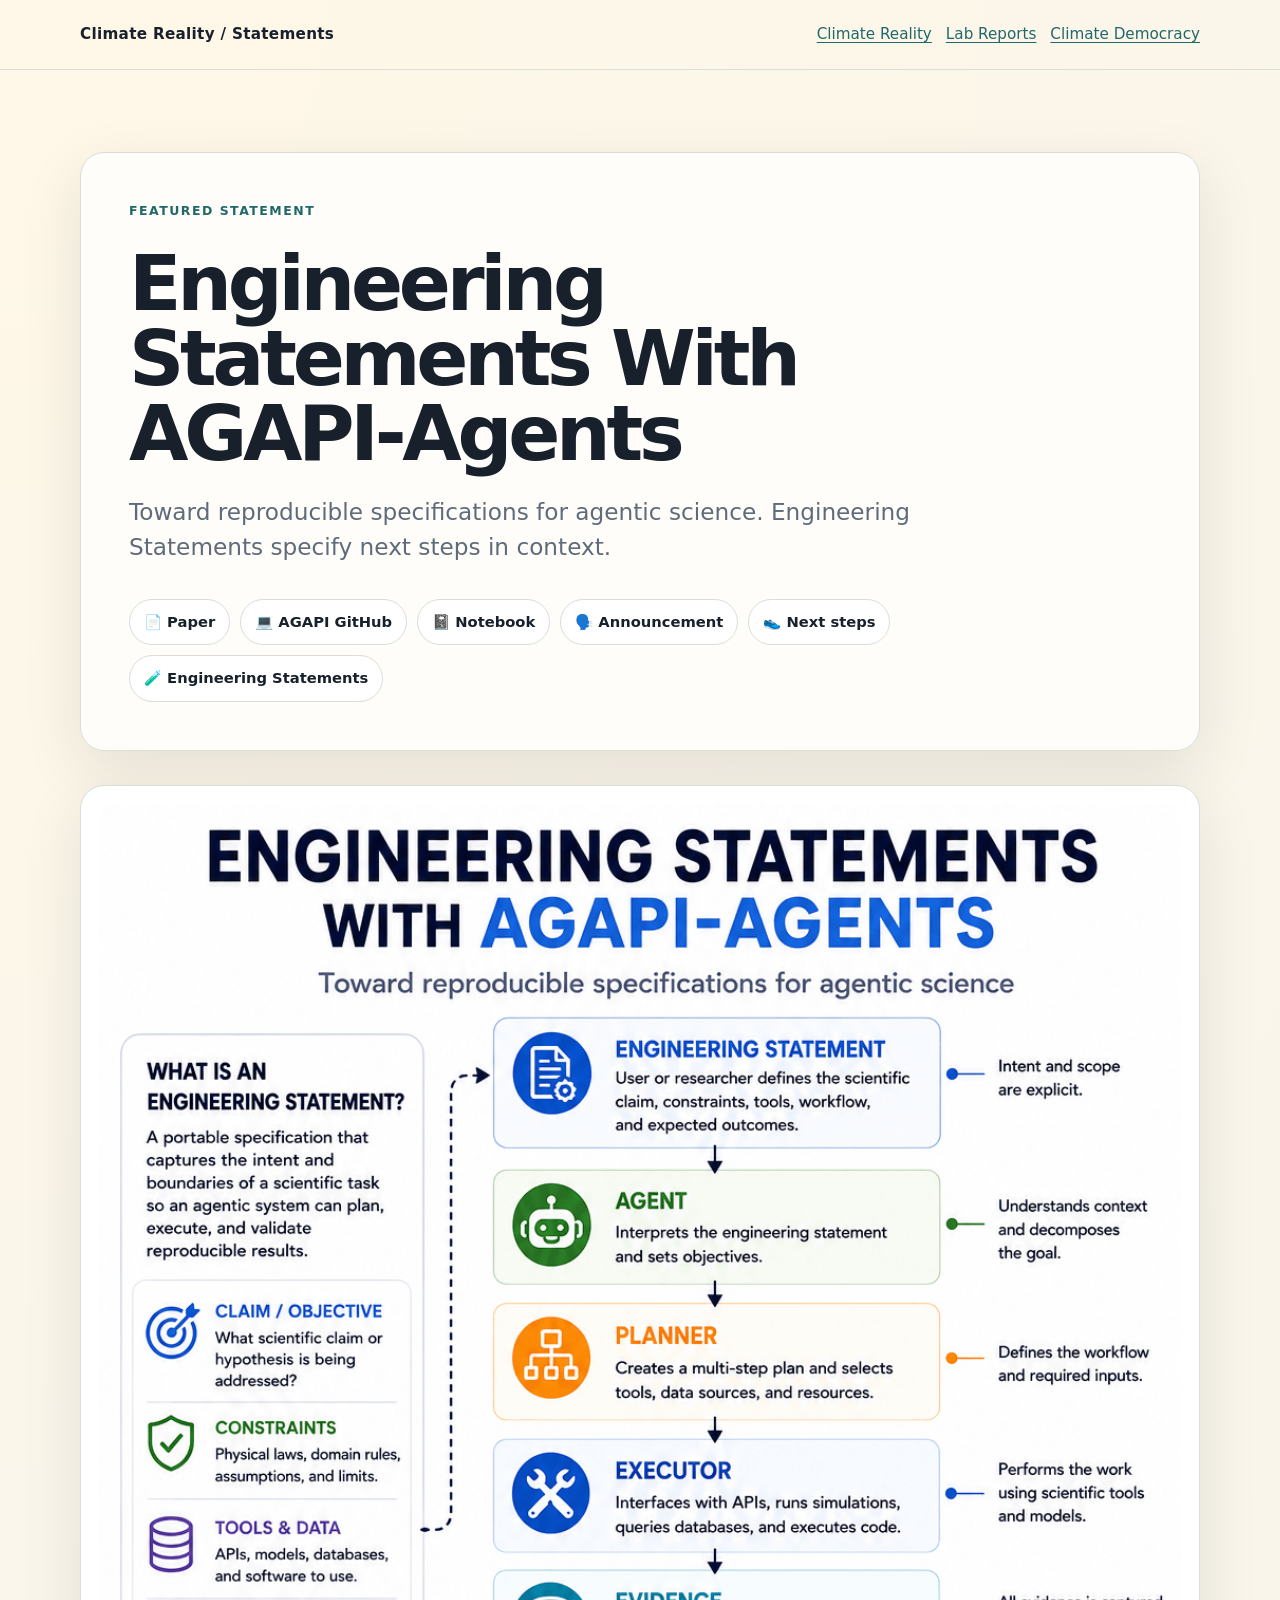
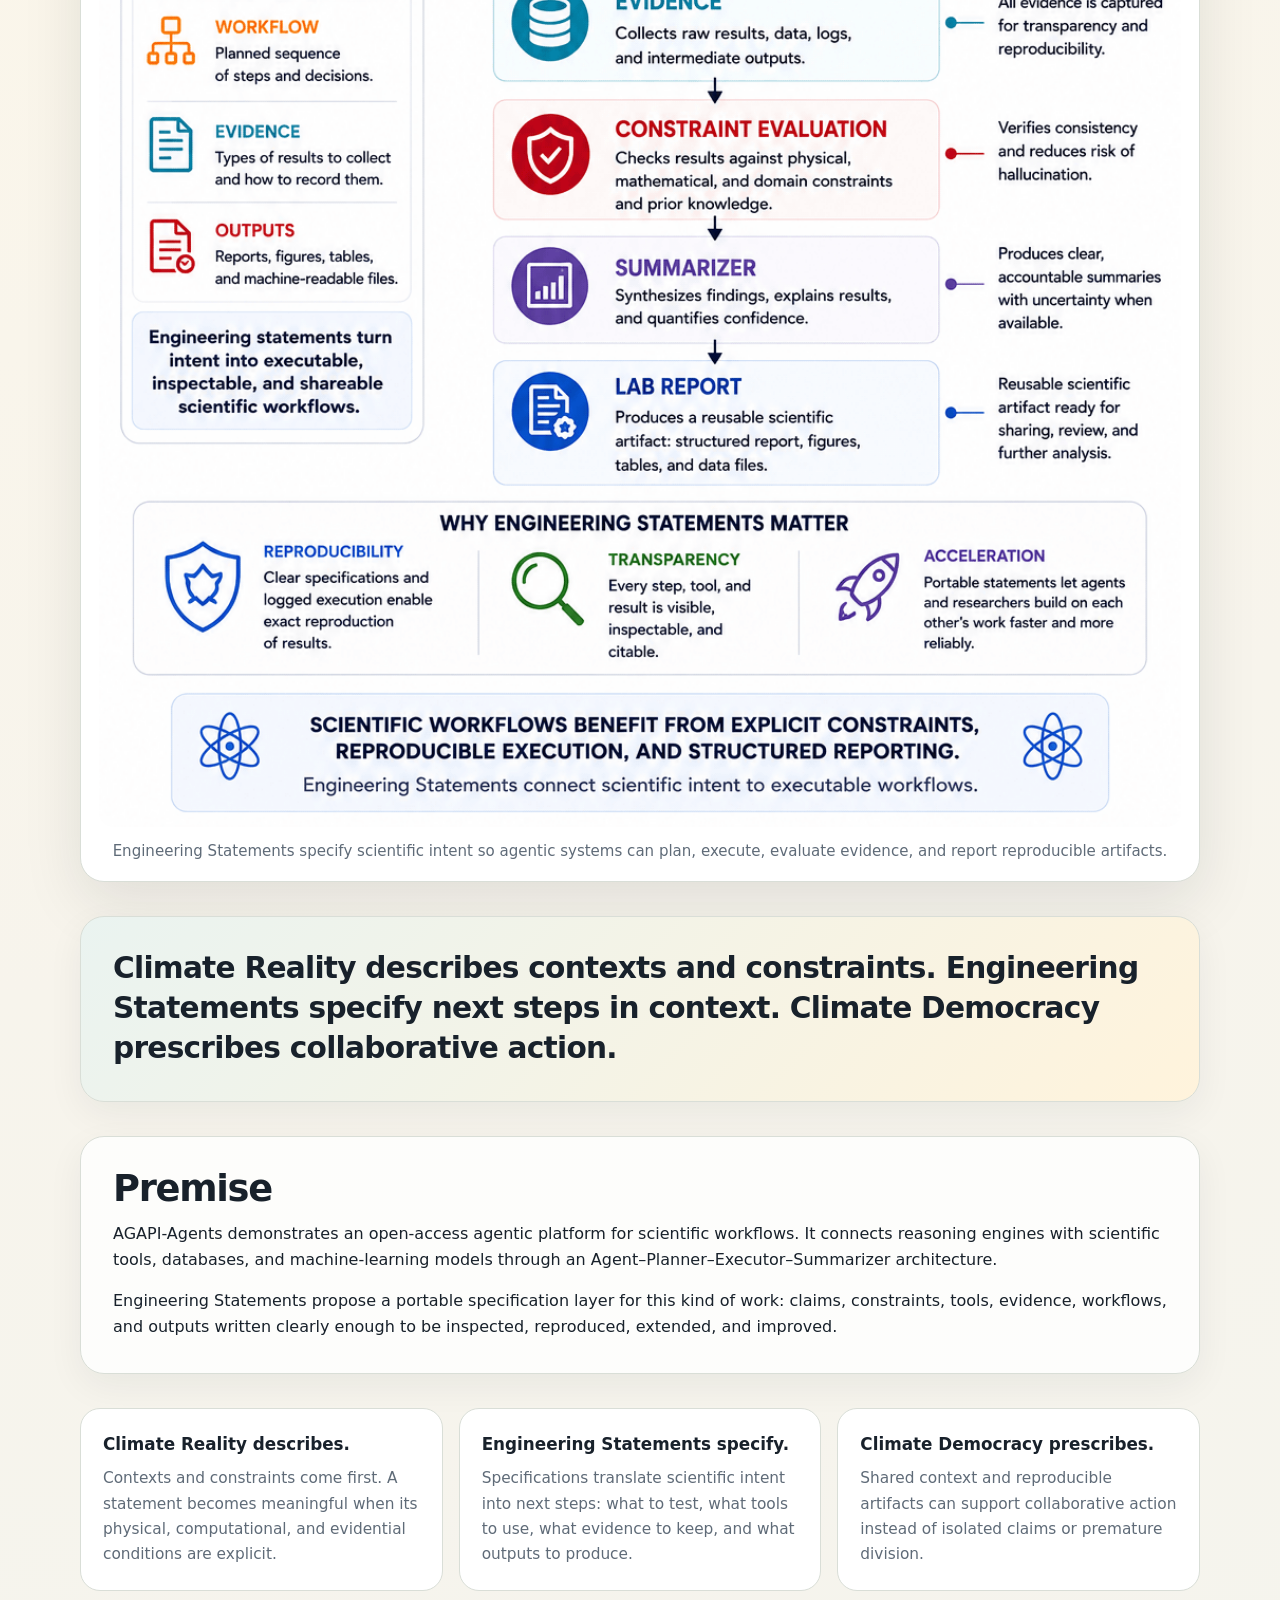
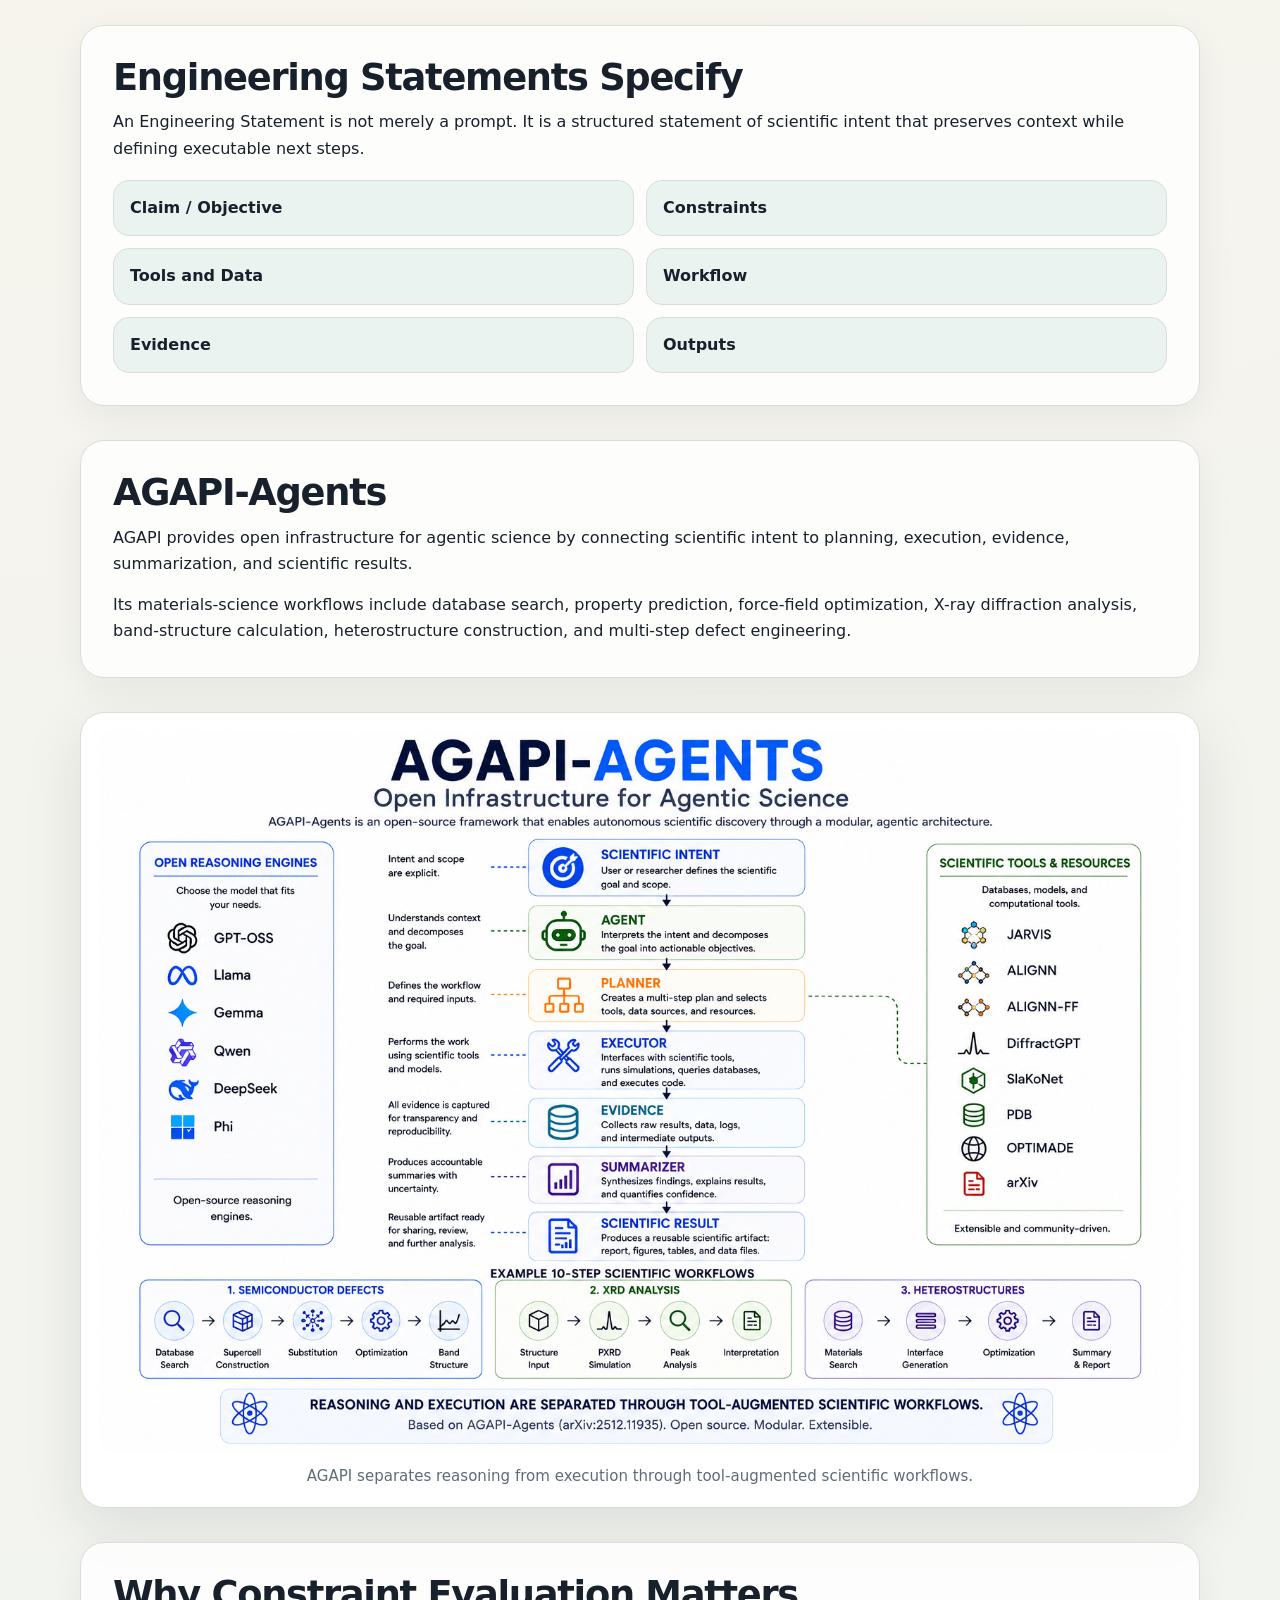
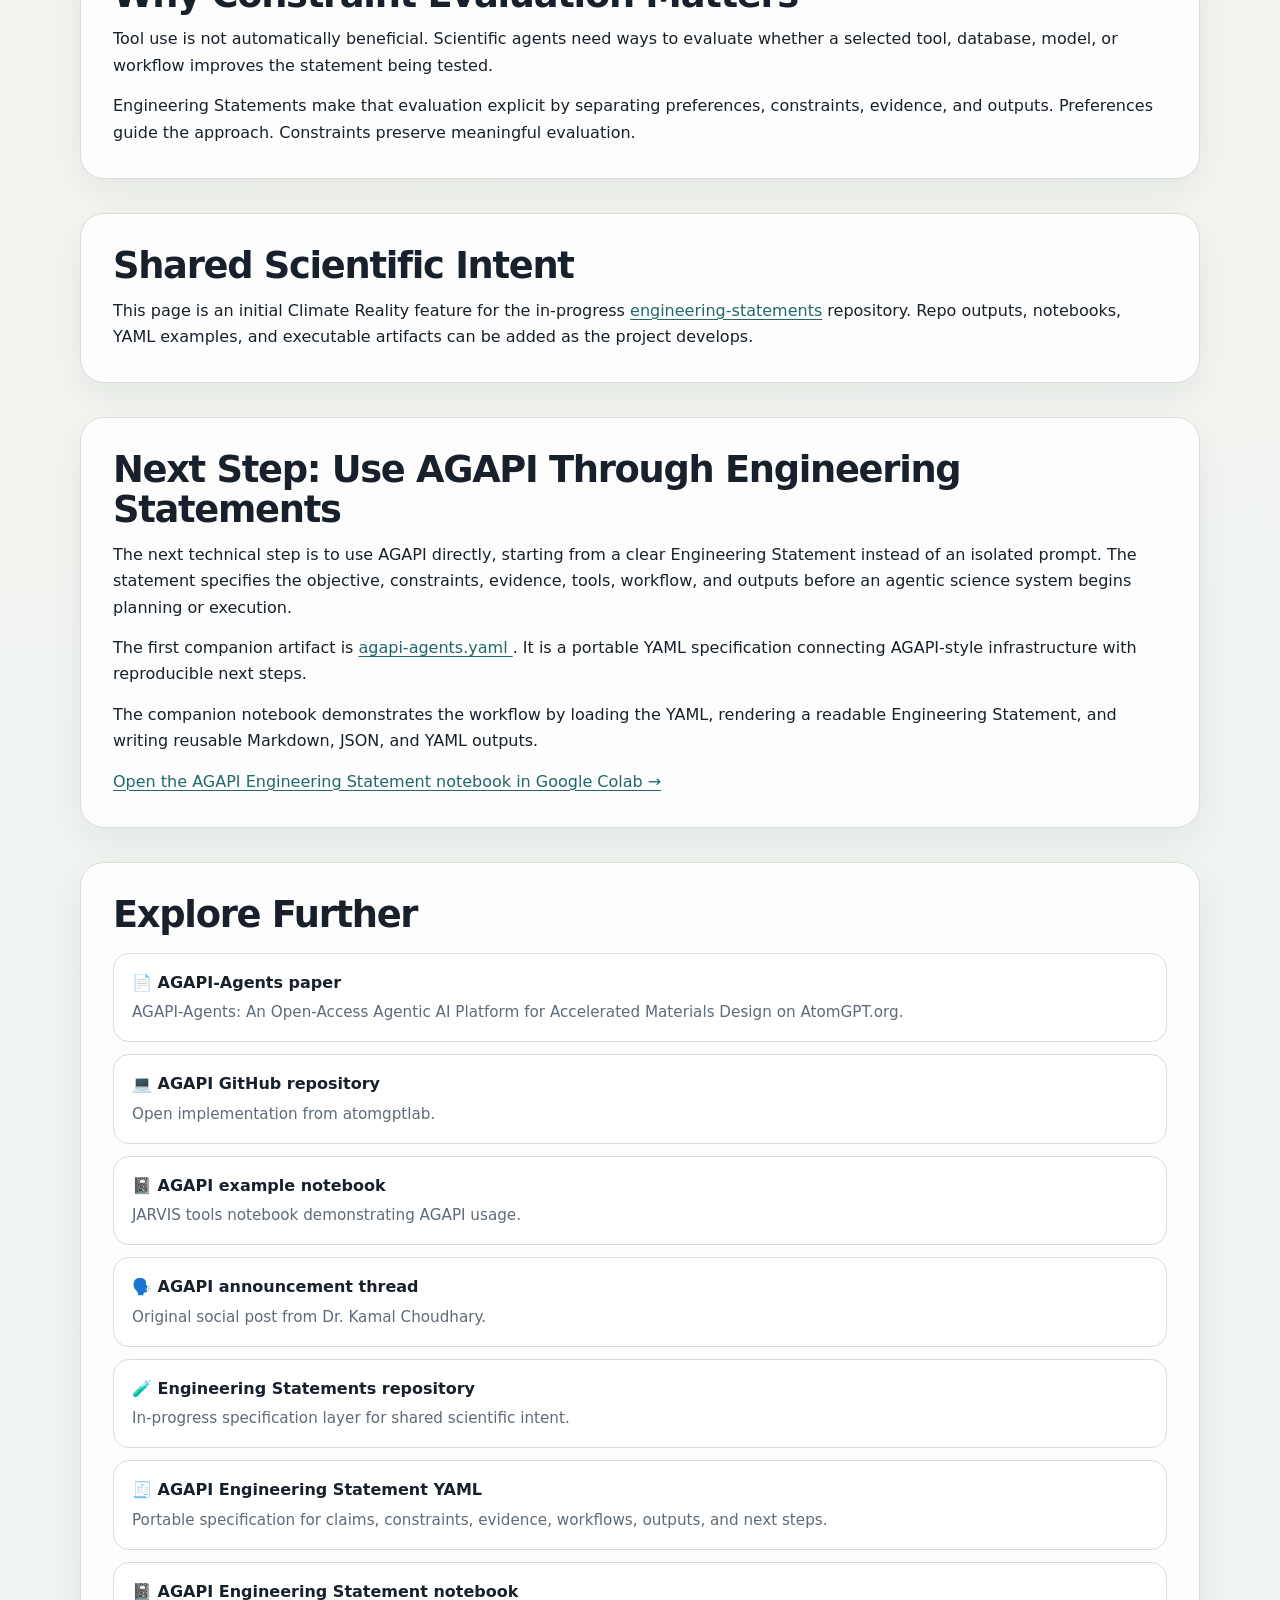
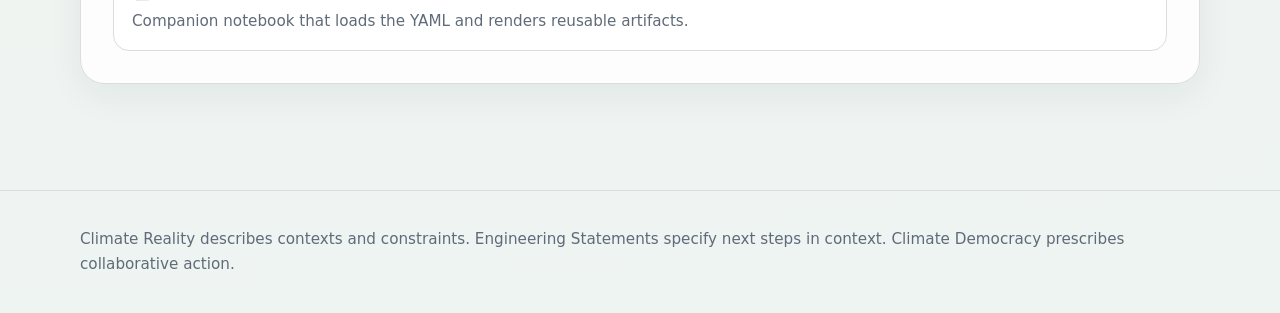
<file: site/statements/index.html>
<!doctype html>
<html lang="en">
<head>
  <meta charset="utf-8">
  <meta name="viewport" content="width=device-width, initial-scale=1">
  <title>Engineering Statements With AGAPI-Agents | Climate Reality</title>
  <meta name="description" content="Engineering Statements specify next steps in context. A Climate Reality feature on AGAPI-Agents and reproducible specifications for agentic science.">
  <style>
    :root {
      --bg: #f7f4ec;
      --paper: #ffffff;
      --ink: #18212b;
      --muted: #5f6b78;
      --line: #d9ded7;
      --accent: #216869;
      --accent-2: #d97706;
      --soft: #eaf3f0;
      --soft-2: #fff3dc;
      --shadow: 0 20px 60px rgba(24, 33, 43, 0.10);
      --radius: 24px;
    }

    * { box-sizing: border-box; }

    body {
      margin: 0;
      font-family: Inter, ui-sans-serif, system-ui, -apple-system, BlinkMacSystemFont, "Segoe UI", sans-serif;
      background: radial-gradient(circle at top left, #fff8e8 0, var(--bg) 38%, #eef4f2 100%);
      color: var(--ink);
      line-height: 1.65;
    }

    a { color: var(--accent); text-decoration-thickness: 0.08em; text-underline-offset: 0.18em; }
    a:hover { color: var(--accent-2); }

    .wrap {
      width: min(1120px, calc(100% - 32px));
      margin: 0 auto;
    }

    header {
      padding: 22px 0;
      border-bottom: 1px solid var(--line);
    }

    nav {
      display: flex;
      justify-content: space-between;
      gap: 16px;
      align-items: center;
      font-size: 0.95rem;
    }

    .brand {
      font-weight: 800;
      letter-spacing: 0.02em;
    }

    .nav-links {
      display: flex;
      gap: 14px;
      flex-wrap: wrap;
    }

    main { padding: 48px 0 72px; }

    .hero {
      display: grid;
      gap: 24px;
      padding: 48px;
      background: rgba(255,255,255,0.76);
      border: 1px solid var(--line);
      border-radius: var(--radius);
      box-shadow: var(--shadow);
    }

    .eyebrow {
      color: var(--accent);
      font-weight: 800;
      letter-spacing: 0.12em;
      text-transform: uppercase;
      font-size: 0.78rem;
    }

    h1 {
      max-width: 900px;
      margin: 0;
      font-size: clamp(2.3rem, 6vw, 5.2rem);
      line-height: 0.98;
      letter-spacing: -0.055em;
    }

    .dek {
      max-width: 820px;
      margin: 0;
      color: var(--muted);
      font-size: clamp(1.15rem, 2vw, 1.45rem);
      line-height: 1.5;
    }

    .quick-links {
      display: flex;
      flex-wrap: wrap;
      gap: 10px;
      margin-top: 10px;
    }

    .quick-links a {
      display: inline-flex;
      align-items: center;
      gap: 8px;
      padding: 10px 14px;
      border: 1px solid var(--line);
      border-radius: 999px;
      background: var(--paper);
      color: var(--ink);
      text-decoration: none;
      font-weight: 700;
      font-size: 0.92rem;
    }

    .quick-links a:hover {
      border-color: var(--accent);
      color: var(--accent);
    }

    section, figure {
      margin: 34px 0;
    }

    .card {
      padding: 32px;
      background: rgba(255,255,255,0.82);
      border: 1px solid var(--line);
      border-radius: var(--radius);
      box-shadow: 0 12px 36px rgba(24, 33, 43, 0.06);
    }

    h2 {
      margin: 0 0 12px;
      font-size: clamp(1.45rem, 3vw, 2.3rem);
      line-height: 1.08;
      letter-spacing: -0.035em;
    }

    p { margin: 0 0 14px; }
    p:last-child { margin-bottom: 0; }

    .grid {
      display: grid;
      grid-template-columns: repeat(3, 1fr);
      gap: 16px;
    }

    .mini {
      padding: 22px;
      border-radius: 20px;
      border: 1px solid var(--line);
      background: var(--paper);
    }

    .mini h3 {
      margin: 0 0 8px;
      font-size: 1.05rem;
    }

    .mini p {
      color: var(--muted);
      font-size: 0.96rem;
    }

    figure {
      padding: 18px;
      background: var(--paper);
      border: 1px solid var(--line);
      border-radius: var(--radius);
      box-shadow: var(--shadow);
    }

    figure img {
      display: block;
      width: 100%;
      height: auto;
      border-radius: 16px;
    }

    figcaption {
      margin-top: 12px;
      color: var(--muted);
      font-size: 0.94rem;
      text-align: center;
    }

    .statement-list {
      display: grid;
      grid-template-columns: repeat(2, minmax(0, 1fr));
      gap: 12px;
      padding: 0;
      margin: 18px 0 0;
      list-style: none;
    }

    .statement-list li {
      padding: 14px 16px;
      background: var(--soft);
      border: 1px solid var(--line);
      border-radius: 16px;
      font-weight: 700;
    }

    .callout {
      background: linear-gradient(135deg, var(--soft), var(--soft-2));
      border: 1px solid var(--line);
    }

    .quote {
      font-size: clamp(1.25rem, 2.5vw, 1.85rem);
      line-height: 1.35;
      letter-spacing: -0.025em;
      font-weight: 800;
    }

    .links-list {
      display: grid;
      gap: 12px;
      padding: 0;
      margin: 18px 0 0;
      list-style: none;
    }

    .links-list a {
      display: block;
      padding: 16px 18px;
      border: 1px solid var(--line);
      border-radius: 16px;
      background: var(--paper);
      text-decoration: none;
      font-weight: 800;
      color: var(--ink);
    }

    .links-list a span {
      display: block;
      margin-top: 4px;
      color: var(--muted);
      font-weight: 500;
      font-size: 0.95rem;
    }

    footer {
      padding: 36px 0;
      border-top: 1px solid var(--line);
      color: var(--muted);
      font-size: 0.95rem;
    }

    @media (max-width: 820px) {
      .hero, .card { padding: 24px; }
      .grid, .statement-list { grid-template-columns: 1fr; }
      nav { align-items: flex-start; flex-direction: column; }
    }
  </style>
</head>

<body>
  <header>
    <div class="wrap">
      <nav aria-label="Site navigation">
        <div class="brand">Climate Reality / Statements</div>
        <div class="nav-links">
          <a href="/">Climate Reality</a>
          <a href="https://labreports.app">Lab Reports</a>
          <a href="https://climatedemocracy.app">Climate Democracy</a>
        </div>
      </nav>
    </div>
  </header>

  <main class="wrap">
    <section class="hero">
      <div class="eyebrow">Featured Statement</div>

      <h1>Engineering Statements With AGAPI-Agents</h1>

      <p class="dek">
        Toward reproducible specifications for agentic science.
        Engineering Statements specify next steps in context.
      </p>

      <div class="quick-links" aria-label="Primary links">
        <a href="https://arxiv.org/abs/2512.11935">📄 Paper</a>
        <a href="https://github.com/atomgptlab/agapi">💻 AGAPI GitHub</a>
        <a href="https://github.com/atomgptlab/jarvis-tools-notebooks/blob/master/jarvis-tools-notebooks/agapi_example.ipynb">📓 Notebook</a>
        <a href="https://x.com/dr_k_choudhary/status/2000781758027968981">🗣️ Announcement</a>
        <a href="https://x.com/grok/status/2065667102011236779">👟 Next steps</a>
        <a href="https://github.com/thinkthoughts/engineering-statements">🧪 Engineering Statements</a>
      </div>
    </section>

    <figure>
      <img
        src="engineering-statements-agapi.png"
        alt="Infographic titled Engineering Statements With AGAPI-Agents. It shows Engineering Statement flowing to Agent, Planner, Executor, Evidence, Constraint Evaluation, Summarizer, and Lab Report, with supporting parts for claim or objective, constraints, tools and data, workflow, evidence, and outputs."
      >
      <figcaption>
        Engineering Statements specify scientific intent so agentic systems can plan, execute, evaluate evidence, and report reproducible artifacts.
      </figcaption>
    </figure>

    <section class="card callout">
      <p class="quote">
        Climate Reality describes contexts and constraints.
        Engineering Statements specify next steps in context.
        Climate Democracy prescribes collaborative action.
      </p>
    </section>

    <section class="card">
      <h2>Premise</h2>
      <p>
        AGAPI-Agents demonstrates an open-access agentic platform for scientific workflows.
        It connects reasoning engines with scientific tools, databases, and machine-learning models
        through an Agent–Planner–Executor–Summarizer architecture.
      </p>
      <p>
        Engineering Statements propose a portable specification layer for this kind of work:
        claims, constraints, tools, evidence, workflows, and outputs written clearly enough
        to be inspected, reproduced, extended, and improved.
      </p>
    </section>

    <section class="grid">
      <article class="mini">
        <h3>Climate Reality describes.</h3>
        <p>
          Contexts and constraints come first. A statement becomes meaningful when its
          physical, computational, and evidential conditions are explicit.
        </p>
      </article>

      <article class="mini">
        <h3>Engineering Statements specify.</h3>
        <p>
          Specifications translate scientific intent into next steps: what to test,
          what tools to use, what evidence to keep, and what outputs to produce.
        </p>
      </article>

      <article class="mini">
        <h3>Climate Democracy prescribes.</h3>
        <p>
          Shared context and reproducible artifacts can support collaborative action
          instead of isolated claims or premature division.
        </p>
      </article>
    </section>

    <section class="card">
      <h2>Engineering Statements Specify</h2>
      <p>
        An Engineering Statement is not merely a prompt. It is a structured statement
        of scientific intent that preserves context while defining executable next steps.
      </p>

      <ul class="statement-list">
        <li>Claim / Objective</li>
        <li>Constraints</li>
        <li>Tools and Data</li>
        <li>Workflow</li>
        <li>Evidence</li>
        <li>Outputs</li>
      </ul>
    </section>

    <section class="card">
      <h2>AGAPI-Agents</h2>
      <p>
        AGAPI provides open infrastructure for agentic science by connecting scientific intent
        to planning, execution, evidence, summarization, and scientific results.
      </p>
      <p>
        Its materials-science workflows include database search, property prediction,
        force-field optimization, X-ray diffraction analysis, band-structure calculation,
        heterostructure construction, and multi-step defect engineering.
      </p>
    </section>

    <figure>
      <img
        src="agapi-agents-workflow.png"
        alt="Infographic titled AGAPI-Agents: Open Infrastructure for Agentic Science. It shows scientific intent flowing to agent, planner, executor, evidence, summarizer, and scientific result, supported by open reasoning engines and scientific tools including JARVIS, ALIGNN, ALIGNN-FF, DiffractGPT, SlaKoNet, PDB, OPTIMADE, and arXiv."
      >
      <figcaption>
        AGAPI separates reasoning from execution through tool-augmented scientific workflows.
      </figcaption>
    </figure>

    <section class="card">
      <h2>Why Constraint Evaluation Matters</h2>
      <p>
        Tool use is not automatically beneficial. Scientific agents need ways to evaluate
        whether a selected tool, database, model, or workflow improves the statement being tested.
      </p>
      <p>
        Engineering Statements make that evaluation explicit by separating preferences,
        constraints, evidence, and outputs. Preferences guide the approach. Constraints
        preserve meaningful evaluation.
      </p>
    </section>

    <section class="card">
      <h2>Shared Scientific Intent</h2>
      <p>
        This page is an initial Climate Reality feature for the in-progress
        <a href="https://github.com/thinkthoughts/engineering-statements">engineering-statements</a>
        repository. Repo outputs, notebooks, YAML examples, and executable artifacts
        can be added as the project develops.
      </p>
    </section>
    <section class="card">
      <h2>Next Step: Use AGAPI Through Engineering Statements</h2>
    
      <p>
        The next technical step is to use AGAPI directly, starting from a clear
        Engineering Statement instead of an isolated prompt. The statement specifies
        the objective, constraints, evidence, tools, workflow, and outputs before an
        agentic science system begins planning or execution.
      </p>
    
      <p>
        The first companion artifact is
        <a href="https://github.com/thinkthoughts/engineering-statements/blob/main/statements/agapi-agents.yaml">
          agapi-agents.yaml
        </a>.
        It is a portable YAML specification connecting AGAPI-style infrastructure
        with reproducible next steps.
      </p>
    
      <p>
        The companion notebook demonstrates the workflow by loading the YAML,
        rendering a readable Engineering Statement, and writing reusable Markdown,
        JSON, and YAML outputs.
      </p>
    
      <p>
        <a href="https://colab.research.google.com/github/thinkthoughts/engineering-statements/blob/main/notebooks/00_agapi.ipynb">
          Open the AGAPI Engineering Statement notebook in Google Colab →
        </a>
      </p>
    </section>
    <section class="card">
      <h2>Explore Further</h2>

      <ul class="links-list">
        <li>
          <a href="https://arxiv.org/abs/2512.11935">
            📄 AGAPI-Agents paper
            <span>AGAPI-Agents: An Open-Access Agentic AI Platform for Accelerated Materials Design on AtomGPT.org.</span>
          </a>
        </li>

        <li>
          <a href="https://github.com/atomgptlab/agapi">
            💻 AGAPI GitHub repository
            <span>Open implementation from atomgptlab.</span>
          </a>
        </li>

        <li>
          <a href="https://github.com/atomgptlab/jarvis-tools-notebooks/blob/master/jarvis-tools-notebooks/agapi_example.ipynb">
            📓 AGAPI example notebook
            <span>JARVIS tools notebook demonstrating AGAPI usage.</span>
          </a>
        </li>

        <li>
          <a href="https://x.com/dr_k_choudhary/status/2000781758027968981">
            🗣️ AGAPI announcement thread
            <span>Original social post from Dr. Kamal Choudhary.</span>
          </a>
        </li>

        <li>
          <a href="https://github.com/thinkthoughts/engineering-statements">
            🧪 Engineering Statements repository
            <span>In-progress specification layer for shared scientific intent.</span>
          </a>
        </li>
        <li>
          <a href="https://github.com/thinkthoughts/engineering-statements/blob/main/statements/agapi-agents.yaml">
            🧾 AGAPI Engineering Statement YAML
            <span>Portable specification for claims, constraints, evidence, workflows, outputs, and next steps.</span>
          </a>
        </li>
        
        <li>
          <a href="https://colab.research.google.com/github/thinkthoughts/engineering-statements/blob/main/notebooks/00_agapi.ipynb">
            📓 AGAPI Engineering Statement notebook
            <span>Companion notebook that loads the YAML and renders reusable artifacts.</span>
          </a>
        </li>
      </ul>
    </section>
  </main>

  <footer>
    <div class="wrap">
      Climate Reality describes contexts and constraints. Engineering Statements specify next steps in context. Climate Democracy prescribes collaborative action.
    </div>
  </footer>
</body>
</html>
</file>
